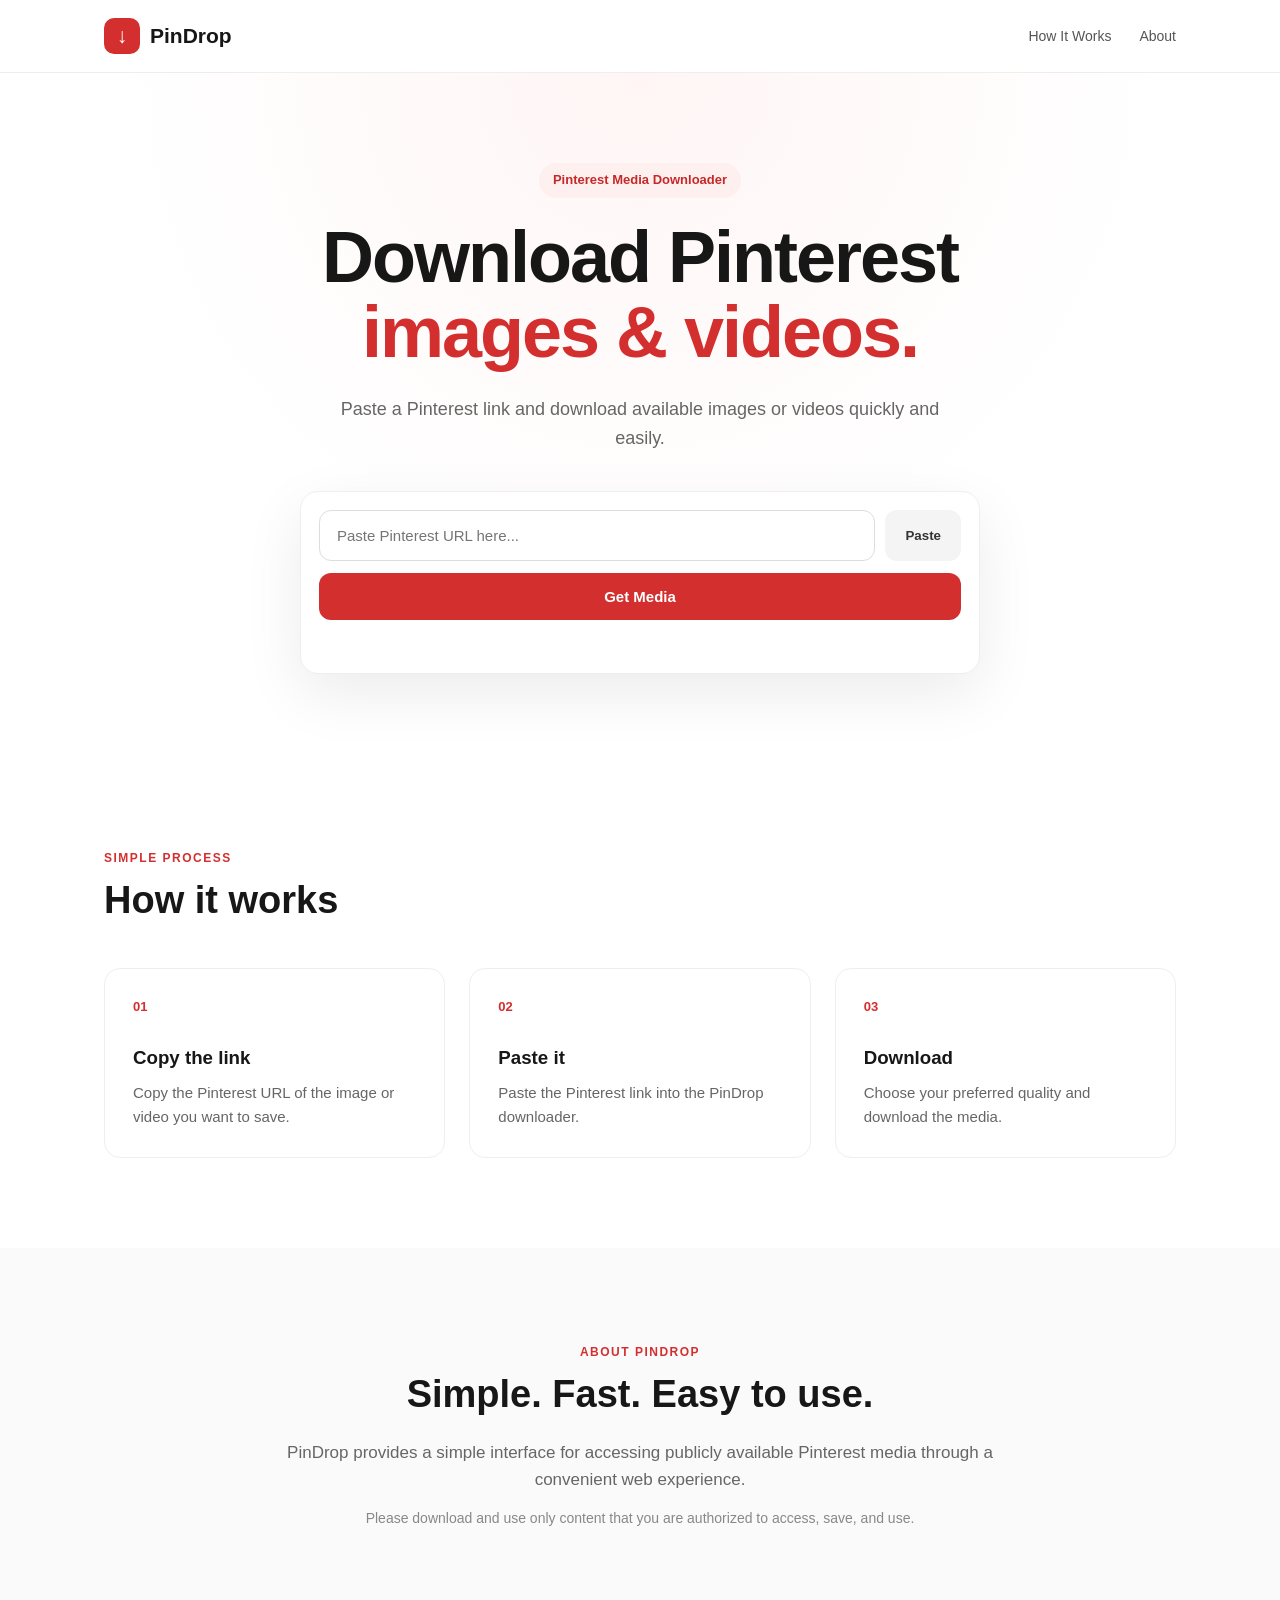
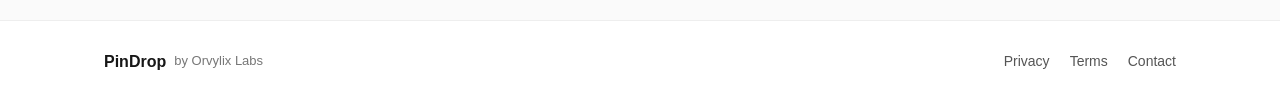
<file: index.html>
<!DOCTYPE html>
<html lang="en">

<head>

    <meta charset="UTF-8">

    <meta
        name="viewport"
        content="width=device-width, initial-scale=1.0"
    >

    <title>PinDrop – Pinterest Downloader</title>

    <link
    rel="icon"
    type="image/svg+xml"
    href="pindrop_icon.svg"
    >

    <meta
        name="description"
        content="PinDrop is a simple Pinterest downloader for saving publicly available Pinterest images and videos."
    >

    <meta
        name="keywords"
        content="Pinterest downloader, Pinterest video downloader, Pinterest image downloader, download Pinterest videos, PinDrop"
    >

    <meta
        name="robots"
        content="index, follow"
    >

    <meta name="author" content="Orvylix Labs">

    <!-- Open Graph -->

    <meta
        property="og:title"
        content="PinDrop – Pinterest Downloader"
    >

    <meta
        property="og:description"
        content="Download publicly available Pinterest images and videos quickly with PinDrop."
    >

    <meta
        property="og:type"
        content="website"
    >

    <meta
        property="og:site_name"
        content="PinDrop"
    >

    <link
        rel="stylesheet"
        href="style.css"
    >

</head>


<body>


    <!-- =========================
         NAVIGATION
    ========================== -->

    <header class="navbar">

        <div class="nav-container">

            <a
                href="#"
                class="brand"
            >

                <div class="brand-icon">
                    ↓
                </div>

                <span>
                    PinDrop
                </span>

            </a>


            <nav>

                <a href="#how-it-works">
                    How It Works
                </a>

                <a href="#about">
                    About
                </a>

            </nav>

        </div>

    </header>



    <!-- =========================
         HERO
    ========================== -->

    <main>

        <section class="hero">

            <div class="hero-content">


                <div class="badge">
                    Pinterest Media Downloader
                </div>


                <h1>

                    Download Pinterest
                    <br>

                    <span>
                        images & videos.
                    </span>

                </h1>


                <p class="hero-description">

                    Paste a Pinterest link and download
                    available images or videos quickly
                    and easily.

                </p>



                <!-- DOWNLOADER -->

                <div class="downloader-card">


                    <div class="input-wrapper">

                        <input
                            type="url"
                            id="urlInput"
                            placeholder="Paste Pinterest URL here..."
                            autocomplete="off"
                        >


                        <button
                            id="pasteButton"
                            class="paste-button"
                        >

                            Paste

                        </button>

                    </div>


                    <button
                        id="getMediaButton"
                        class="primary-button"
                    >

                        Get Media

                    </button>


                    <div
                        id="status"
                        class="status"
                    ></div>

                </div>


            </div>

        </section>



        <!-- =========================
             RESULT
        ========================== -->

        <section
            id="resultSection"
            class="result-section hidden"
        >

            <div class="result-card">


                <div
                    id="previewContainer"
                    class="preview-container hidden"
                >

                    <img
                        id="imagePreview"
                        class="media-preview hidden"
                        alt="Pinterest preview"
                    >

                    <video
                        id="videoPreview"
                        class="media-preview hidden"
                        controls
                        playsinline
                    ></video>

                </div>



                <div class="result-content">


                    <div class="result-badge">
                        MEDIA READY
                    </div>


                    <h2>
                        Your media is ready
                    </h2>


                    <p id="mediaType"></p>



                    <!-- QUALITY -->

                    <div
                        id="qualityContainer"
                        class="quality-container hidden"
                    >

                        <label for="qualitySelect">
                            Video Quality
                        </label>

                        <select id="qualitySelect">
                        </select>

                    </div>



                    <button
                        id="downloadButton"
                        class="primary-button"
                    >

                        Download

                    </button>

                </div>

            </div>

        </section>



        <!-- =========================
             HOW IT WORKS
        ========================== -->

        <section
            id="how-it-works"
            class="info-section"
        >

            <div class="section-heading">

                <span class="section-label">
                    SIMPLE PROCESS
                </span>

                <h2>
                    How it works
                </h2>

            </div>



            <div class="steps">


                <div class="step">

                    <div class="step-number">
                        01
                    </div>

                    <h3>
                        Copy the link
                    </h3>

                    <p>
                        Copy the Pinterest URL of the
                        image or video you want to save.
                    </p>

                </div>



                <div class="step">

                    <div class="step-number">
                        02
                    </div>

                    <h3>
                        Paste it
                    </h3>

                    <p>
                        Paste the Pinterest link into
                        the PinDrop downloader.
                    </p>

                </div>



                <div class="step">

                    <div class="step-number">
                        03
                    </div>

                    <h3>
                        Download
                    </h3>

                    <p>
                        Choose your preferred quality
                        and download the media.
                    </p>

                </div>


            </div>

        </section>



        <!-- =========================
             ABOUT
        ========================== -->

        <section
            id="about"
            class="about-section"
        >

            <div class="about-content">

                <span class="section-label">
                    ABOUT PINDROP
                </span>


                <h2>
                    Simple. Fast. Easy to use.
                </h2>


                <p>

                    PinDrop provides a simple interface
                    for accessing publicly available
                    Pinterest media through a convenient
                    web experience.

                </p>


                <p class="legal-note">

                    Please download and use only content
                    that you are authorized to access,
                    save, and use.

                </p>

            </div>

        </section>

    </main>



    <!-- =========================
         FOOTER
    ========================== -->

    <footer>

        <div class="footer-container">


            <div class="footer-brand">

                <strong>
                    PinDrop
                </strong>

                <span>
                    by Orvylix Labs
                </span>

            </div>


            <div class="footer-links">

                <a href="privacy.html">
                    Privacy
                </a>

                <a href="terms.html">
                    Terms
                </a>

                <a href="contact.html">
                    Contact
                </a>

            </div>


        </div>

    </footer>



    <script src="script.js"></script>

</body>

</html>
</file>
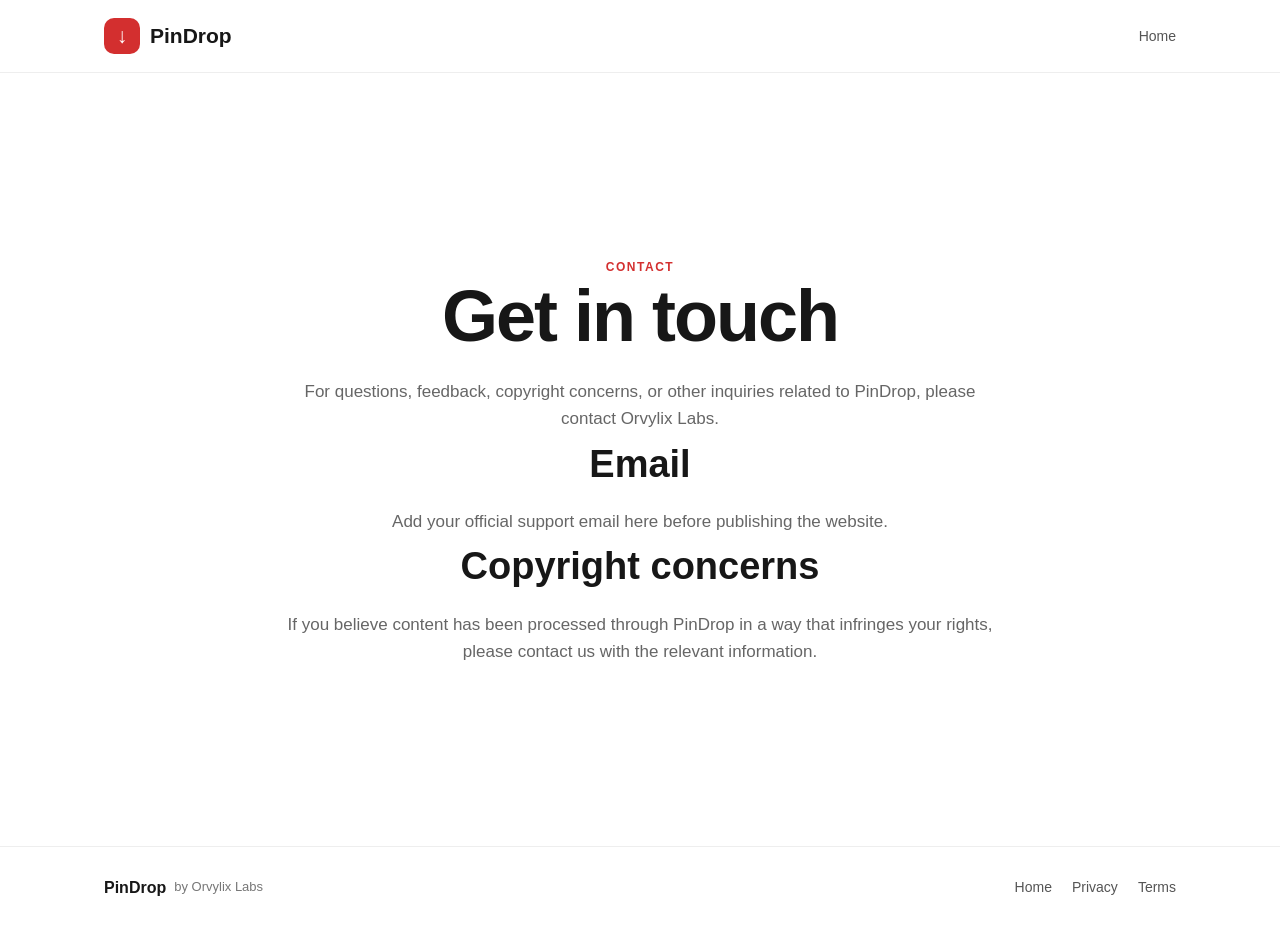
<file: contact.html>
<!DOCTYPE html>
<html lang="en">
<head>

    <link
    rel="icon"
    type="image/svg+xml"
    href="pindrop_icon.svg"
    >

    <meta charset="UTF-8">
    <meta name="viewport" content="width=device-width, initial-scale=1.0">

    <title>Contact – PinDrop</title>

    <meta
        name="description"
        content="Contact PinDrop and Orvylix Labs."
    >

    <link rel="stylesheet" href="style.css">

</head>

<body>

<header class="navbar">

    <div class="nav-container">

        <a href="index.html" class="brand">

            <div class="brand-icon">
                ↓
            </div>

            <span>
                PinDrop
            </span>

        </a>

        <nav>
            <a href="index.html">
                Home
            </a>
        </nav>

    </div>

</header>


<main>

<section class="info-section">

    <div class="about-content">

        <span class="section-label">
            CONTACT
        </span>

        <h1>
            Get in touch
        </h1>

        <p>
            For questions, feedback, copyright concerns,
            or other inquiries related to PinDrop,
            please contact Orvylix Labs.
        </p>


        <h2>
            Email
        </h2>

        <p>
            Add your official support email here before
            publishing the website.
        </p>


        <h2>
            Copyright concerns
        </h2>

        <p>
            If you believe content has been processed through
            PinDrop in a way that infringes your rights,
            please contact us with the relevant information.
        </p>

    </div>

</section>

</main>


<footer>

    <div class="footer-container">

        <div class="footer-brand">
            <strong>PinDrop</strong>
            <span>by Orvylix Labs</span>
        </div>

        <div class="footer-links">
            <a href="index.html">Home</a>
            <a href="privacy.html">Privacy</a>
            <a href="terms.html">Terms</a>
        </div>

    </div>

</footer>

</body>
</html>
</file>
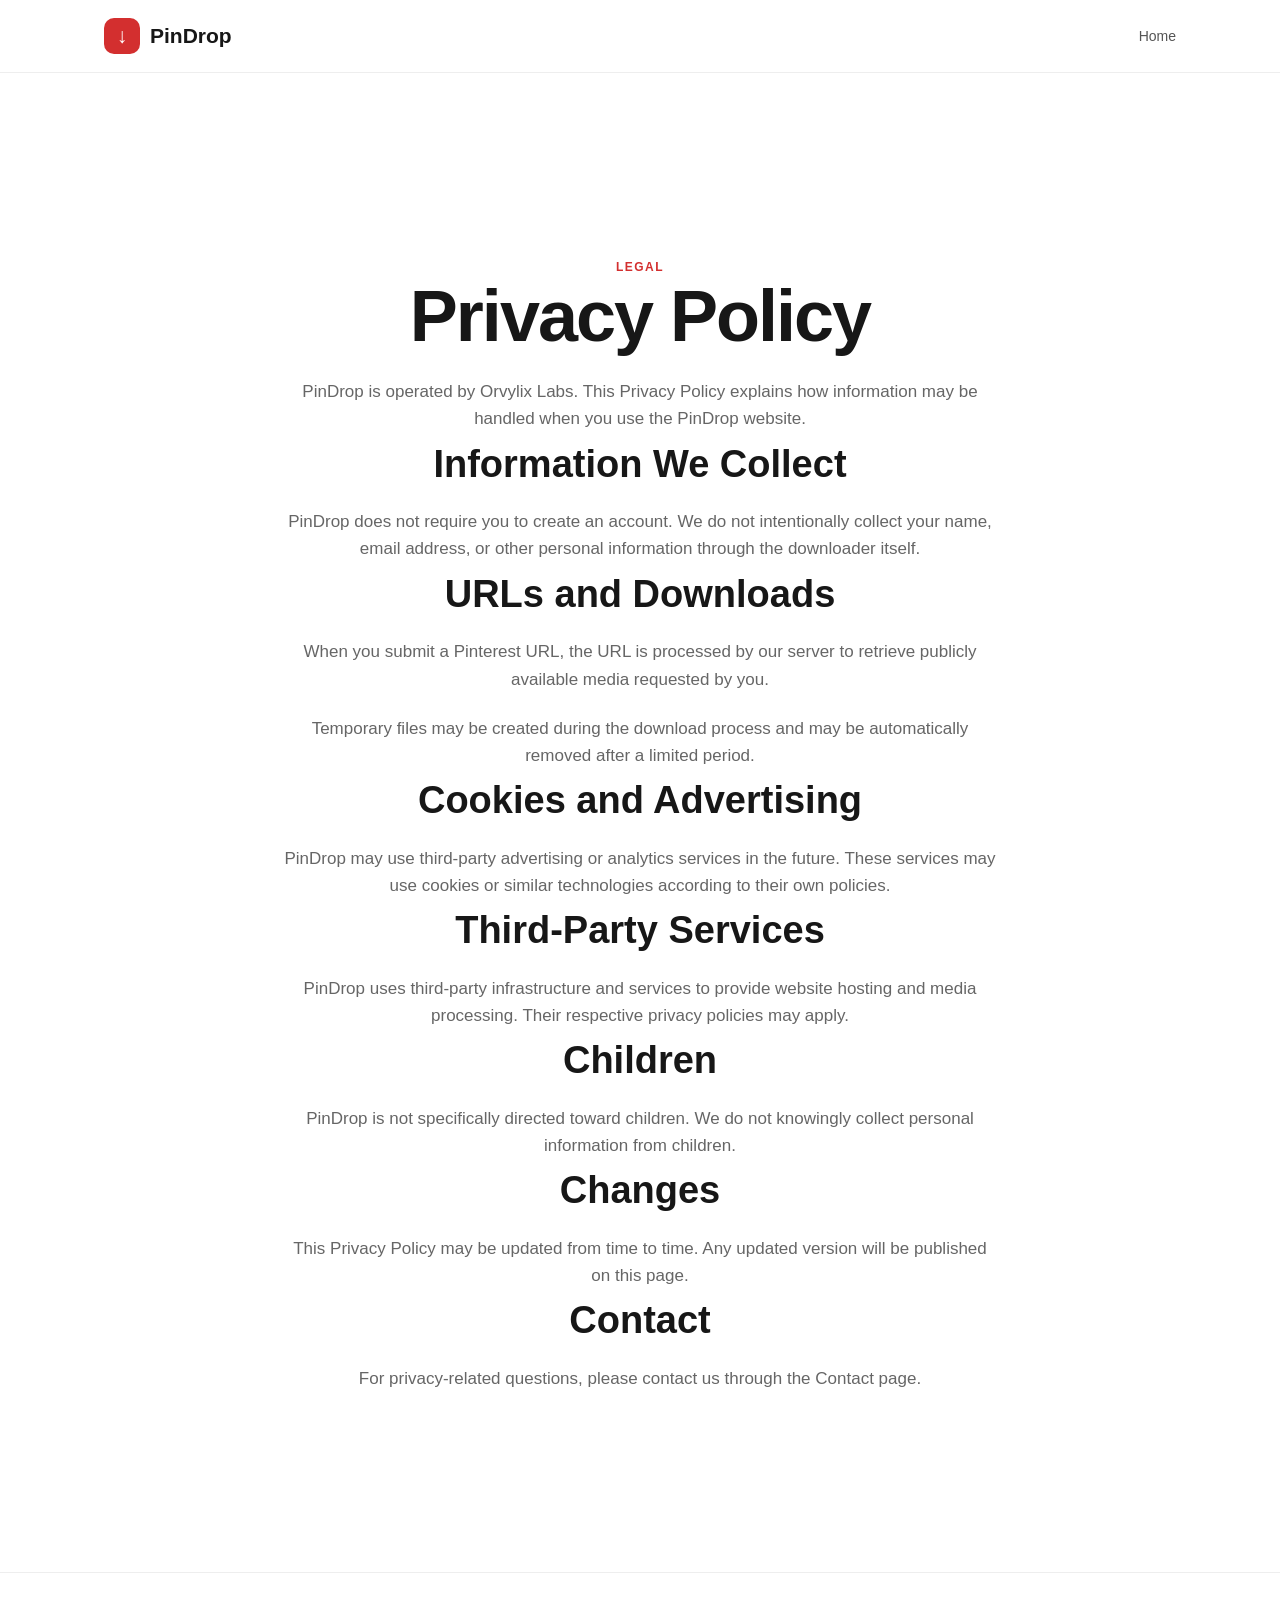
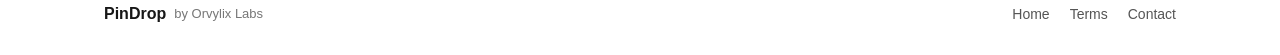
<file: privacy.html>
<!DOCTYPE html>
<html lang="en">
<head>
    <link
    rel="icon"
    type="image/svg+xml"
    href="pindrop_icon.svg"
    >
    
    <meta charset="UTF-8">
    <meta name="viewport" content="width=device-width, initial-scale=1.0">

    <title>Privacy Policy – PinDrop</title>

    <meta
        name="description"
        content="Privacy Policy for PinDrop, a Pinterest media downloader by Orvylix Labs."
    >

    <link rel="stylesheet" href="style.css">
</head>

<body>

<header class="navbar">
    <div class="nav-container">

        <a href="index.html" class="brand">
            <div class="brand-icon">↓</div>
            <span>PinDrop</span>
        </a>

        <nav>
            <a href="index.html">Home</a>
        </nav>

    </div>
</header>


<main>

<section class="info-section">

    <div class="about-content">

        <span class="section-label">
            LEGAL
        </span>

        <h1>Privacy Policy</h1>

        <p>
            PinDrop is operated by Orvylix Labs.
            This Privacy Policy explains how information
            may be handled when you use the PinDrop website.
        </p>

        <h2>Information We Collect</h2>

        <p>
            PinDrop does not require you to create an account.
            We do not intentionally collect your name, email
            address, or other personal information through the
            downloader itself.
        </p>

        <h2>URLs and Downloads</h2>

        <p>
            When you submit a Pinterest URL, the URL is processed
            by our server to retrieve publicly available media
            requested by you.
        </p>

        <p>
            Temporary files may be created during the download
            process and may be automatically removed after a
            limited period.
        </p>

        <h2>Cookies and Advertising</h2>

        <p>
            PinDrop may use third-party advertising or analytics
            services in the future. These services may use cookies
            or similar technologies according to their own policies.
        </p>

        <h2>Third-Party Services</h2>

        <p>
            PinDrop uses third-party infrastructure and services
            to provide website hosting and media processing.
            Their respective privacy policies may apply.
        </p>

        <h2>Children</h2>

        <p>
            PinDrop is not specifically directed toward children.
            We do not knowingly collect personal information from
            children.
        </p>

        <h2>Changes</h2>

        <p>
            This Privacy Policy may be updated from time to time.
            Any updated version will be published on this page.
        </p>

        <h2>Contact</h2>

        <p>
            For privacy-related questions, please contact us
            through the Contact page.
        </p>

    </div>

</section>

</main>


<footer>

    <div class="footer-container">

        <div class="footer-brand">
            <strong>PinDrop</strong>
            <span>by Orvylix Labs</span>
        </div>

        <div class="footer-links">
            <a href="index.html">Home</a>
            <a href="terms.html">Terms</a>
            <a href="contact.html">Contact</a>
        </div>

    </div>

</footer>

</body>
</html>
</file>
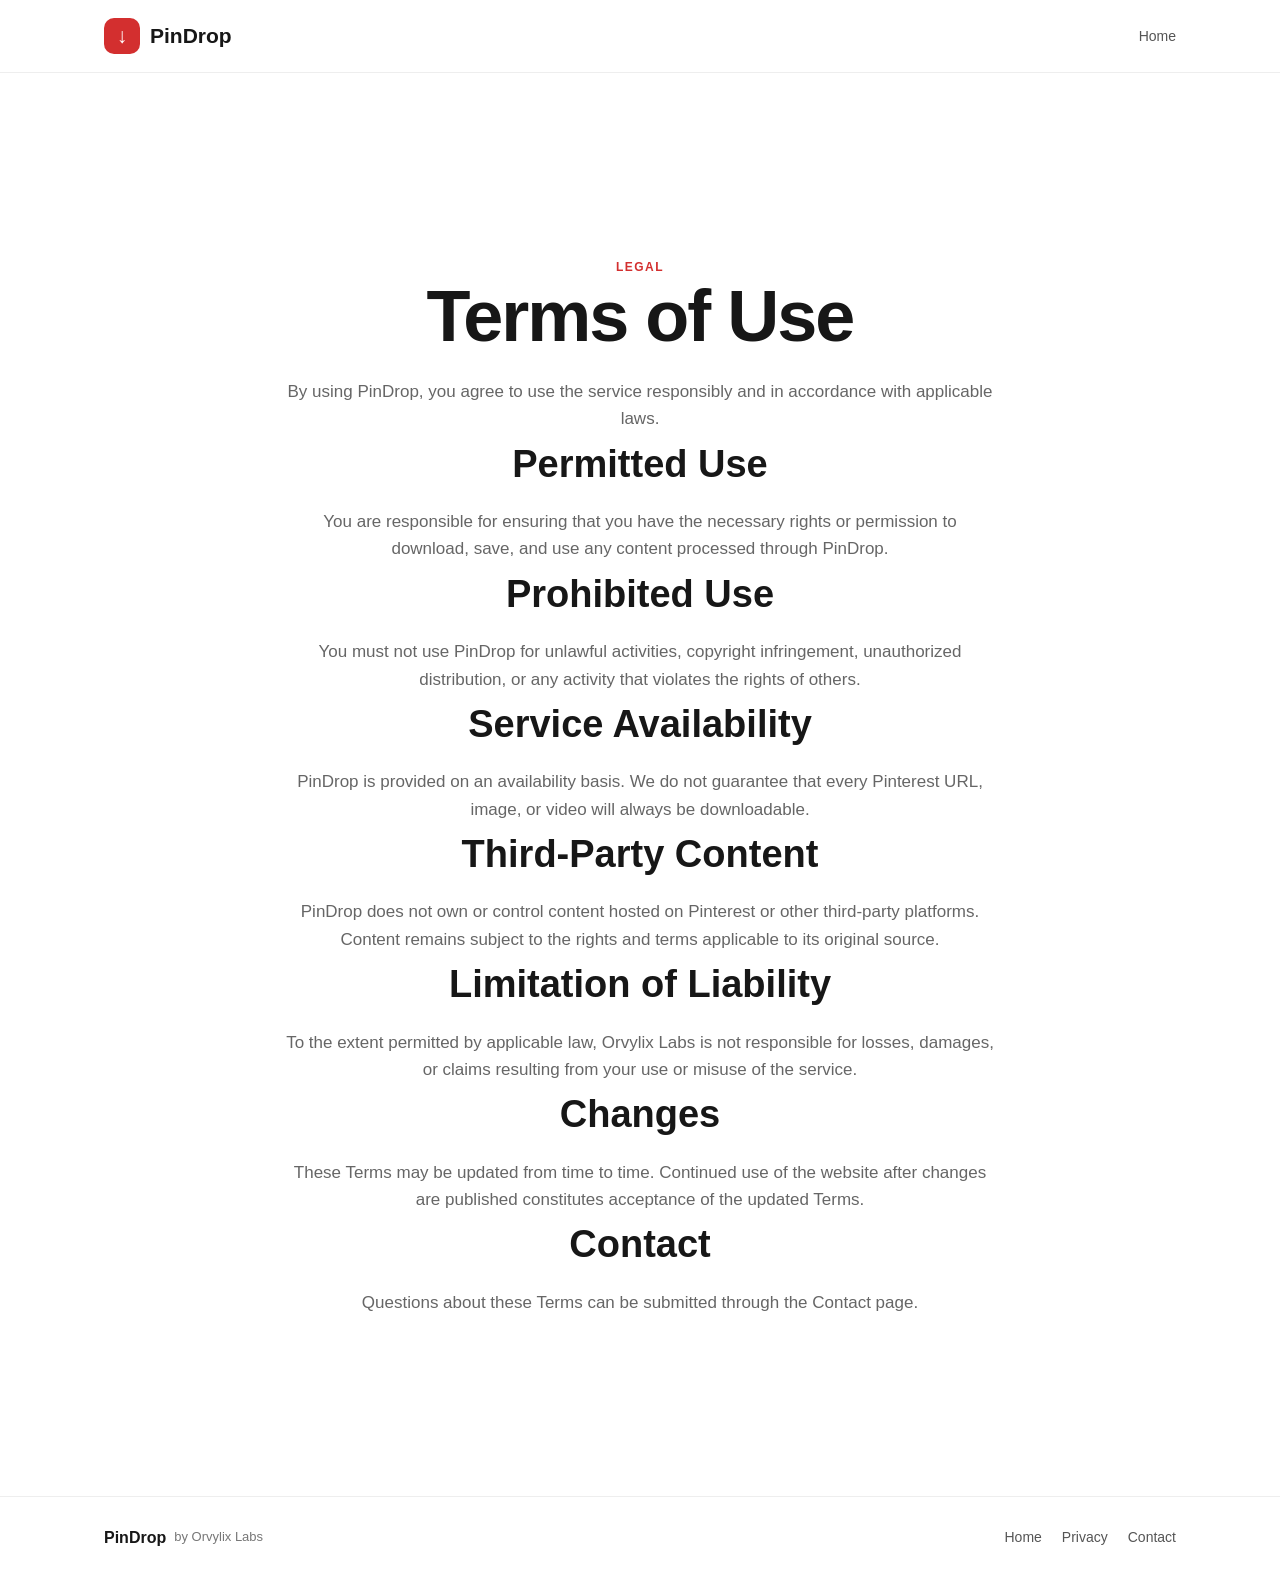
<file: terms.html>
<!DOCTYPE html>
<html lang="en">
<head>

    <link
    rel="icon"
    type="image/svg+xml"
    href="pindrop_icon.svg"
    >

    <meta charset="UTF-8">
    <meta name="viewport" content="width=device-width, initial-scale=1.0">

    <title>Terms of Use – PinDrop</title>

    <meta
        name="description"
        content="Terms of Use for PinDrop by Orvylix Labs."
    >

    <link rel="stylesheet" href="style.css">

</head>

<body>

<header class="navbar">

    <div class="nav-container">

        <a href="index.html" class="brand">

            <div class="brand-icon">
                ↓
            </div>

            <span>
                PinDrop
            </span>

        </a>

        <nav>
            <a href="index.html">
                Home
            </a>
        </nav>

    </div>

</header>


<main>

<section class="info-section">

    <div class="about-content">

        <span class="section-label">
            LEGAL
        </span>

        <h1>
            Terms of Use
        </h1>

        <p>
            By using PinDrop, you agree to use the service
            responsibly and in accordance with applicable laws.
        </p>


        <h2>
            Permitted Use
        </h2>

        <p>
            You are responsible for ensuring that you have
            the necessary rights or permission to download,
            save, and use any content processed through PinDrop.
        </p>


        <h2>
            Prohibited Use
        </h2>

        <p>
            You must not use PinDrop for unlawful activities,
            copyright infringement, unauthorized distribution,
            or any activity that violates the rights of others.
        </p>


        <h2>
            Service Availability
        </h2>

        <p>
            PinDrop is provided on an availability basis.
            We do not guarantee that every Pinterest URL,
            image, or video will always be downloadable.
        </p>


        <h2>
            Third-Party Content
        </h2>

        <p>
            PinDrop does not own or control content hosted on
            Pinterest or other third-party platforms.
            Content remains subject to the rights and terms
            applicable to its original source.
        </p>


        <h2>
            Limitation of Liability
        </h2>

        <p>
            To the extent permitted by applicable law,
            Orvylix Labs is not responsible for losses,
            damages, or claims resulting from your use or
            misuse of the service.
        </p>


        <h2>
            Changes
        </h2>

        <p>
            These Terms may be updated from time to time.
            Continued use of the website after changes are
            published constitutes acceptance of the updated Terms.
        </p>


        <h2>
            Contact
        </h2>

        <p>
            Questions about these Terms can be submitted
            through the Contact page.
        </p>

    </div>

</section>

</main>


<footer>

    <div class="footer-container">

        <div class="footer-brand">
            <strong>PinDrop</strong>
            <span>by Orvylix Labs</span>
        </div>

        <div class="footer-links">
            <a href="index.html">Home</a>
            <a href="privacy.html">Privacy</a>
            <a href="contact.html">Contact</a>
        </div>

    </div>

</footer>

</body>
</html>
</file>
<file: style.css>
* {
    margin: 0;
    padding: 0;
    box-sizing: border-box;
}

html {
    scroll-behavior: smooth;
}

body {
    font-family:
        Arial,
        Helvetica,
        sans-serif;

    background: #ffffff;

    color: #171717;

    line-height: 1.6;
}


/* =========================
   NAVBAR
========================= */

.navbar {
    width: 100%;

    border-bottom:
        1px solid #eeeeee;

    background: #ffffff;
}

.nav-container {
    max-width: 1120px;

    margin: 0 auto;

    padding:
        18px 24px;

    display: flex;

    align-items: center;

    justify-content: space-between;
}

.brand {
    display: flex;

    align-items: center;

    gap: 10px;

    color: #171717;

    text-decoration: none;

    font-size: 21px;

    font-weight: 700;
}

.brand-icon {
    width: 36px;

    height: 36px;

    display: flex;

    align-items: center;

    justify-content: center;

    border-radius: 10px;

    background: #d32f2f;

    color: white;

    font-size: 21px;

    font-weight: 700;
}

nav {
    display: flex;

    gap: 28px;
}

nav a,
.footer-links a {
    color: #555555;

    text-decoration: none;

    font-size: 14px;

    transition: color 0.2s;
}

nav a:hover,
.footer-links a:hover {
    color: #d32f2f;
}


/* =========================
   HERO
========================= */

.hero {
    padding:
        90px 24px 80px;

    text-align: center;

    background:
        radial-gradient(
            circle at top,
            #fff5f5 0%,
            #ffffff 55%
        );
}

.hero-content {
    max-width: 780px;

    margin: 0 auto;
}

.badge {
    display: inline-block;

    padding:
        7px 14px;

    margin-bottom: 22px;

    border-radius: 999px;

    background: #fff0f0;

    color: #c62828;

    font-size: 13px;

    font-weight: 600;
}

h1 {
    font-size:
        clamp(42px, 7vw, 72px);

    line-height: 1.05;

    letter-spacing: -2px;

    margin-bottom: 24px;
}

h1 span {
    color: #d32f2f;
}

.hero-description {
    max-width: 600px;

    margin:
        0 auto 38px;

    color: #666666;

    font-size: 18px;
}


/* =========================
   DOWNLOADER
========================= */

.downloader-card {
    max-width: 680px;

    margin: 0 auto;

    padding: 18px;

    border:
        1px solid #eeeeee;

    border-radius: 18px;

    background: #ffffff;

    box-shadow:
        0 20px 60px
        rgba(0, 0, 0, 0.08);
}

.input-wrapper {
    display: flex;

    gap: 10px;

    margin-bottom: 12px;
}

input {
    flex: 1;

    min-width: 0;

    padding:
        16px 17px;

    border:
        1px solid #dddddd;

    border-radius: 12px;

    outline: none;

    font-size: 15px;

    transition:
        border-color 0.2s,
        box-shadow 0.2s;
}

input:focus {
    border-color: #d32f2f;

    box-shadow:
        0 0 0 3px
        rgba(211, 47, 47, 0.08);
}

.paste-button {
    padding:
        0 20px;

    border: none;

    border-radius: 12px;

    background: #f4f4f4;

    color: #333333;

    font-weight: 600;

    cursor: pointer;
}

.paste-button:hover {
    background: #e9e9e9;
}

.primary-button {
    width: 100%;

    padding:
        15px 20px;

    border: none;

    border-radius: 12px;

    background: #d32f2f;

    color: #ffffff;

    font-size: 15px;

    font-weight: 700;

    cursor: pointer;

    transition:
        transform 0.15s,
        background 0.15s;
}

.primary-button:hover {
    background: #b71c1c;

    transform:
        translateY(-1px);
}

.primary-button:disabled {
    background: #cccccc;

    cursor: not-allowed;

    transform: none;
}

.status {
    min-height: 20px;

    margin-top: 15px;

    font-size: 14px;

    color: #666666;
}


/* =========================
   RESULT
========================= */

.result-section {
    max-width: 720px;

    margin: 0 auto;

    padding:
        0 24px 80px;
}

.result-card {
    overflow: hidden;

    border:
        1px solid #eeeeee;

    border-radius: 18px;

    background: #ffffff;

    box-shadow:
        0 12px 40px
        rgba(0, 0, 0, 0.06);
}

.preview-container {
    width: 100%;

    background: #111111;
}

.media-preview {
    display: block;

    width: 100%;

    max-height: 500px;

    object-fit: contain;

    margin: 0 auto;
}

.result-content {
    padding: 28px;
}

.result-badge {
    display: inline-block;

    margin-bottom: 8px;

    color: #d32f2f;

    font-size: 11px;

    font-weight: 700;

    letter-spacing: 1.3px;
}

.result-card h2 {
    margin-bottom: 6px;

    font-size: 28px;
}

.result-card p {
    color: #666666;

    margin-bottom: 22px;
}

.quality-container {
    margin-bottom: 20px;
}

.quality-container label {
    display: block;

    margin-bottom: 7px;

    font-size: 14px;

    font-weight: 600;
}

select {
    width: 100%;

    padding: 13px;

    border:
        1px solid #dddddd;

    border-radius: 10px;

    background: #ffffff;

    font-size: 15px;
}


/* =========================
   INFORMATION
========================= */

.info-section {
    max-width: 1120px;

    margin: 0 auto;

    padding:
        90px 24px;
}

.section-heading {
    margin-bottom: 45px;
}

.section-label {
    color: #d32f2f;

    font-size: 12px;

    font-weight: 700;

    letter-spacing: 1.5px;
}

.section-heading h2,
.about-content h2 {
    margin-top: 10px;

    font-size: 38px;

    line-height: 1.15;
}

.steps {
    display: grid;

    grid-template-columns:
        repeat(3, 1fr);

    gap: 24px;
}

.step {
    padding: 28px;

    border:
        1px solid #eeeeee;

    border-radius: 16px;

    transition:
        transform 0.2s,
        box-shadow 0.2s;
}

.step:hover {
    transform:
        translateY(-3px);

    box-shadow:
        0 12px 30px
        rgba(0, 0, 0, 0.05);
}

.step-number {
    margin-bottom: 25px;

    color: #d32f2f;

    font-size: 13px;

    font-weight: 700;
}

.step h3 {
    margin-bottom: 8px;
}

.step p {
    color: #666666;

    font-size: 15px;
}


/* =========================
   ABOUT
========================= */

.about-section {
    background: #fafafa;
}

.about-content {
    max-width: 760px;

    margin: 0 auto;

    padding:
        90px 24px;

    text-align: center;
}

.about-content p {
    margin-top: 22px;

    color: #666666;

    font-size: 17px;
}

.about-content .legal-note {
    margin-top: 14px;

    font-size: 14px;

    color: #888888;
}


/* =========================
   FOOTER
========================= */

footer {
    border-top:
        1px solid #eeeeee;
}

.footer-container {
    max-width: 1120px;

    margin: 0 auto;

    padding:
        28px 24px;

    display: flex;

    justify-content: space-between;

    align-items: center;

    gap: 20px;
}

.footer-brand {
    display: flex;

    align-items: center;

    gap: 8px;
}

.footer-container span {
    color: #777777;

    font-size: 13px;
}

.footer-links {
    display: flex;

    gap: 20px;
}


/* =========================
   UTILITY
========================= */

.hidden {
    display: none !important;
}


/* =========================
   MOBILE
========================= */

@media (max-width: 700px) {

    .nav-container {
        padding:
            15px 18px;
    }

    nav {
        display: none;
    }

    .hero {
        padding:
            65px 18px 60px;
    }

    h1 {
        font-size: 44px;

        letter-spacing: -1.5px;
    }

    .hero-description {
        font-size: 16px;
    }

    .input-wrapper {
        flex-direction: column;
    }

    .paste-button {
        padding: 13px;
    }

    .result-section {
        padding:
            0 18px 65px;
    }

    .result-content {
        padding: 22px;
    }

    .steps {
        grid-template-columns: 1fr;
    }

    .info-section {
        padding:
            65px 18px;
    }

    .section-heading h2,
    .about-content h2 {
        font-size: 32px;
    }

    .footer-container {
        flex-direction: column;

        text-align: center;
    }

    .footer-links {
        flex-wrap: wrap;

        justify-content: center;
    }

}
</file>
